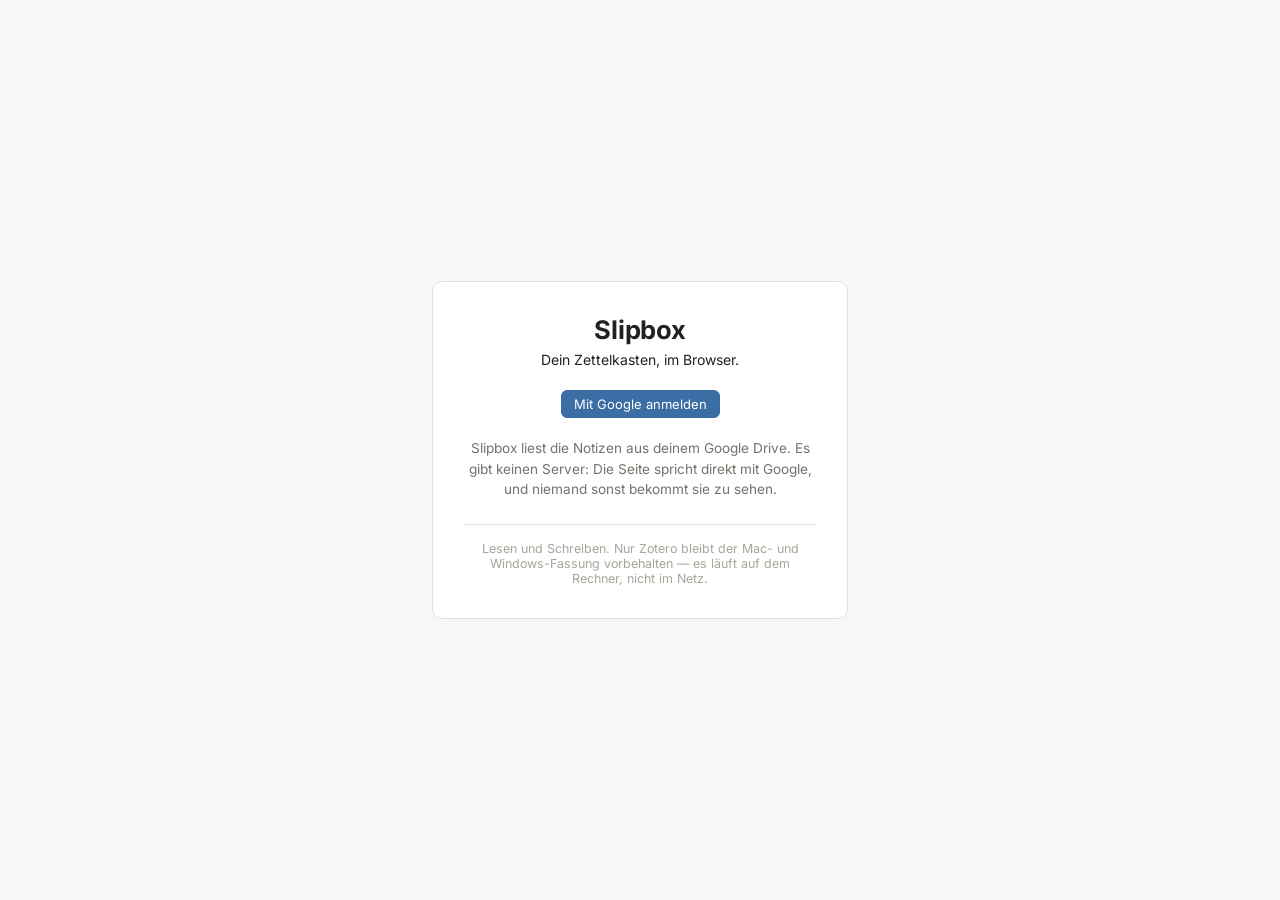
<file: index.html>
<!doctype html>
<html lang="de">
  <head>
    <meta charset="UTF-8" />
    <meta name="viewport" content="width=device-width, initial-scale=1.0, viewport-fit=cover" />
    <!--
      Enger gefasst als noetig, aber nicht enger als moeglich: Skripte nur von
      hier und von Googles Anmeldung, Netzverkehr nur zu Googles Drive- und
      Anmeldeadressen. Damit kann die Seite ihre Notizen nirgendwo sonst
      hinschicken, auch nicht versehentlich.
    -->
    <meta
      http-equiv="Content-Security-Policy"
      content="default-src 'self';
               script-src 'self' https://accounts.google.com;
               connect-src 'self' https://www.googleapis.com https://accounts.google.com;
               style-src 'self' 'unsafe-inline' https://accounts.google.com;
               img-src 'self' data: blob:;
               font-src 'self' data:;
               frame-src https://accounts.google.com;
               base-uri 'none';
               object-src 'none'"
    />
    <title>Slipbox</title>
    <script type="module" crossorigin src="./assets/index-DeGBOTOk.js"></script>
    <link rel="modulepreload" crossorigin href="./assets/fassung-B793aGSj.js">
    <link rel="stylesheet" crossorigin href="./assets/index-BAlgGQao.css">
  </head>
  <body>
    <div id="root"></div>
  </body>
</html>
</file>
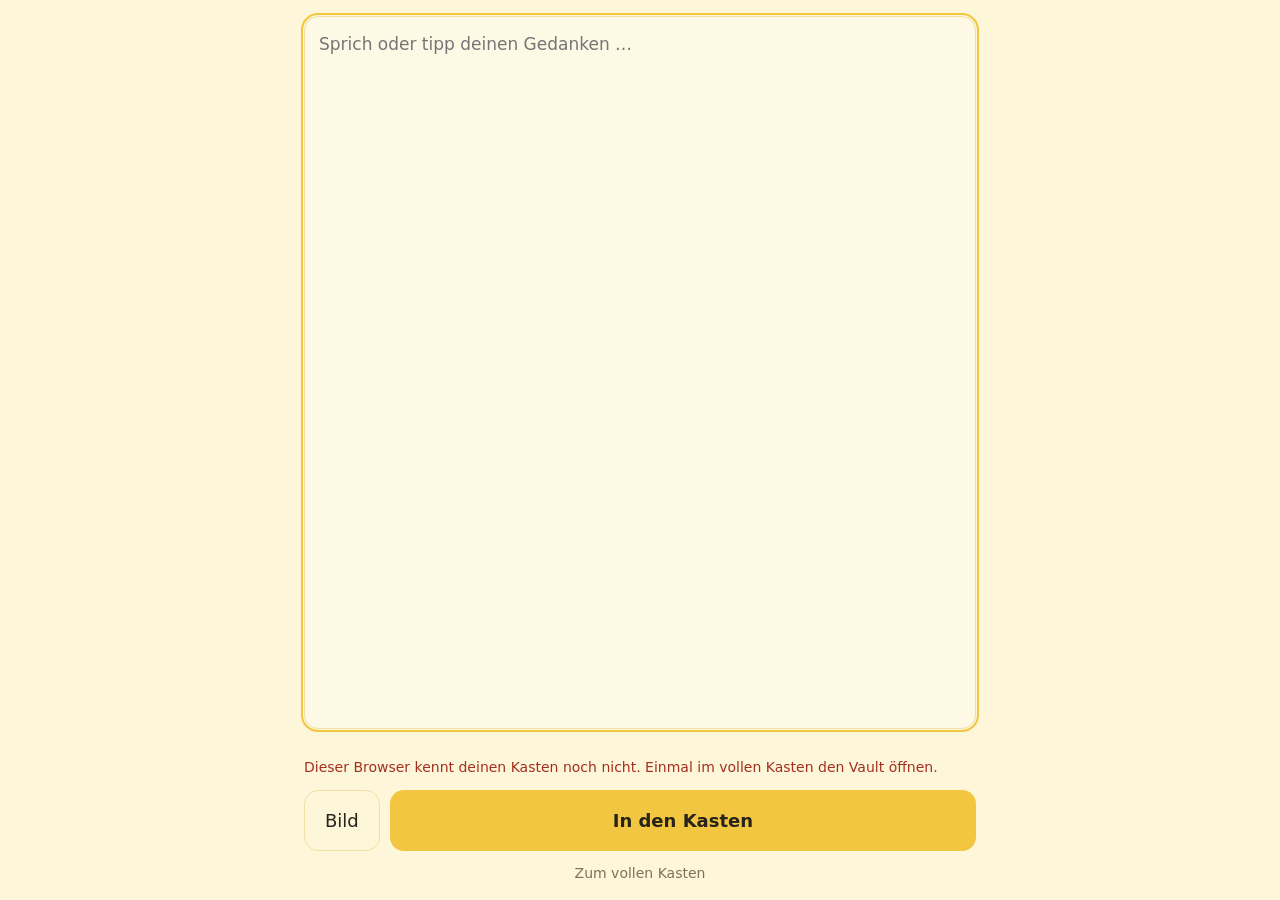
<file: zettel.html>
<!doctype html>
<html lang="de">
  <head>
    <meta charset="UTF-8" />
    <meta name="viewport" content="width=device-width, initial-scale=1.0, viewport-fit=cover" />
    <meta
      http-equiv="Content-Security-Policy"
      content="default-src 'self';
               script-src 'self' https://accounts.google.com;
               connect-src 'self' https://www.googleapis.com https://accounts.google.com;
               style-src 'self' 'unsafe-inline' https://accounts.google.com;
               img-src 'self' data: blob:;
               font-src 'self' data:;
               frame-src https://accounts.google.com;
               base-uri 'none';
               object-src 'none'"
    />
    <!-- Vom Home-Bildschirm aus ohne Browserleiste, wie eine App. -->
    <meta name="apple-mobile-web-app-capable" content="yes" />
    <meta name="apple-mobile-web-app-status-bar-style" content="default" />
    <meta name="apple-mobile-web-app-title" content="Zettel" />
    <meta name="theme-color" content="#f2c640" />
    <!-- iOS nimmt dieses Bild fuer den Home-Bildschirm, Chrome und Edge das
         Manifest fuer "Als App installieren". -->
    <link rel="apple-touch-icon" href="./icons/zettel-180.png" />
    <link rel="icon" type="image/png" sizes="192x192" href="./icons/zettel-192.png" />
    <link rel="manifest" href="./zettel.webmanifest" />
    <title>Zettel</title>
    <script type="module" crossorigin src="./assets/zettel-68Ot3pW1.js"></script>
    <link rel="modulepreload" crossorigin href="./assets/fassung-B793aGSj.js">
    <link rel="stylesheet" crossorigin href="./assets/zettel-BLCtVHkw.css">
  </head>
  <body>
    <main class="zettel">
      <textarea
        id="feld"
        class="zettel__feld"
        placeholder="Sprich oder tipp deinen Gedanken …"
        autocapitalize="sentences"
        autocomplete="off"
        spellcheck="true"
      ></textarea>
      <div id="bilder" class="zettel__bilder" hidden></div>
      <p id="stand" class="zettel__stand" role="status" aria-live="polite"></p>
      <div class="zettel__reihe">
        <button id="bild" class="zettel__nebenknopf" type="button">Bild</button>
        <button id="ab" class="zettel__knopf" type="button">In den Kasten</button>
      </div>
      <!-- Ohne `capture`: iOS bietet dann Fotomediathek, Kamera und Dateien
           zur Wahl. Mit `capture` gaebe es nur die Kamera — und ein
           Bildschirmfoto waere nicht mehr erreichbar. -->
      <input id="datei" class="zettel__datei" type="file" accept="image/*" multiple />
      <a id="voll" class="zettel__voll" href="./index.html">Zum vollen Kasten</a>
    </main>
  </body>
</html>
</file>
<file: assets/index-BAlgGQao.css>
@font-face{font-family:Inter;font-style:normal;font-display:swap;font-weight:400;src:url(./inter-cyrillic-ext-400-normal-BQZuk6qB.woff2) format("woff2"),url(./inter-cyrillic-ext-400-normal-DQukG94-.woff) format("woff");unicode-range:U+0460-052F,U+1C80-1C8A,U+20B4,U+2DE0-2DFF,U+A640-A69F,U+FE2E-FE2F}@font-face{font-family:Inter;font-style:normal;font-display:swap;font-weight:400;src:url(./inter-cyrillic-400-normal-obahsSVq.woff2) format("woff2"),url(./inter-cyrillic-400-normal-HOLc17fK.woff) format("woff");unicode-range:U+0301,U+0400-045F,U+0490-0491,U+04B0-04B1,U+2116}@font-face{font-family:Inter;font-style:normal;font-display:swap;font-weight:400;src:url(./inter-greek-ext-400-normal-DGGRlc-M.woff2) format("woff2"),url(./inter-greek-ext-400-normal-KugGGMne.woff) format("woff");unicode-range:U+1F00-1FFF}@font-face{font-family:Inter;font-style:normal;font-display:swap;font-weight:400;src:url(./inter-greek-400-normal-B4URO6DV.woff2) format("woff2"),url(./inter-greek-400-normal-q2sYcFCs.woff) format("woff");unicode-range:U+0370-0377,U+037A-037F,U+0384-038A,U+038C,U+038E-03A1,U+03A3-03FF}@font-face{font-family:Inter;font-style:normal;font-display:swap;font-weight:400;src:url(./inter-vietnamese-400-normal-DMkecbls.woff2) format("woff2"),url(./inter-vietnamese-400-normal-Bbgyi5SW.woff) format("woff");unicode-range:U+0102-0103,U+0110-0111,U+0128-0129,U+0168-0169,U+01A0-01A1,U+01AF-01B0,U+0300-0301,U+0303-0304,U+0308-0309,U+0323,U+0329,U+1EA0-1EF9,U+20AB}@font-face{font-family:Inter;font-style:normal;font-display:swap;font-weight:400;src:url(./inter-latin-ext-400-normal-C1nco2VV.woff2) format("woff2"),url(./inter-latin-ext-400-normal-77YHD8bZ.woff) format("woff");unicode-range:U+0100-02BA,U+02BD-02C5,U+02C7-02CC,U+02CE-02D7,U+02DD-02FF,U+0304,U+0308,U+0329,U+1D00-1DBF,U+1E00-1E9F,U+1EF2-1EFF,U+2020,U+20A0-20AB,U+20AD-20C0,U+2113,U+2C60-2C7F,U+A720-A7FF}@font-face{font-family:Inter;font-style:normal;font-display:swap;font-weight:400;src:url(./inter-latin-400-normal-C38fXH4l.woff2) format("woff2"),url(./inter-latin-400-normal-CyCys3Eg.woff) format("woff");unicode-range:U+0000-00FF,U+0131,U+0152-0153,U+02BB-02BC,U+02C6,U+02DA,U+02DC,U+0304,U+0308,U+0329,U+2000-206F,U+20AC,U+2122,U+2191,U+2193,U+2212,U+2215,U+FEFF,U+FFFD}@font-face{font-family:Inter;font-style:italic;font-display:swap;font-weight:400;src:url(./inter-cyrillic-ext-400-italic-CsfrDhJx.woff2) format("woff2"),url(./inter-cyrillic-ext-400-italic-xTUDxVF8.woff) format("woff");unicode-range:U+0460-052F,U+1C80-1C8A,U+20B4,U+2DE0-2DFF,U+A640-A69F,U+FE2E-FE2F}@font-face{font-family:Inter;font-style:italic;font-display:swap;font-weight:400;src:url(./inter-cyrillic-400-italic-CIUtULAL.woff2) format("woff2"),url(./inter-cyrillic-400-italic-DsJ3McxZ.woff) format("woff");unicode-range:U+0301,U+0400-045F,U+0490-0491,U+04B0-04B1,U+2116}@font-face{font-family:Inter;font-style:italic;font-display:swap;font-weight:400;src:url(./inter-greek-ext-400-italic-DgljI1UR.woff2) format("woff2"),url(./inter-greek-ext-400-italic-ByZcx49q.woff) format("woff");unicode-range:U+1F00-1FFF}@font-face{font-family:Inter;font-style:italic;font-display:swap;font-weight:400;src:url(./inter-greek-400-italic-SVIaMW7s.woff2) format("woff2"),url(./inter-greek-400-italic-C1OpWafJ.woff) format("woff");unicode-range:U+0370-0377,U+037A-037F,U+0384-038A,U+038C,U+038E-03A1,U+03A3-03FF}@font-face{font-family:Inter;font-style:italic;font-display:swap;font-weight:400;src:url(./inter-vietnamese-400-italic-Ceaj4WUo.woff2) format("woff2"),url(./inter-vietnamese-400-italic-E-DnQMHp.woff) format("woff");unicode-range:U+0102-0103,U+0110-0111,U+0128-0129,U+0168-0169,U+01A0-01A1,U+01AF-01B0,U+0300-0301,U+0303-0304,U+0308-0309,U+0323,U+0329,U+1EA0-1EF9,U+20AB}@font-face{font-family:Inter;font-style:italic;font-display:swap;font-weight:400;src:url(./inter-latin-ext-400-italic-CGFCRmTM.woff2) format("woff2"),url(./inter-latin-ext-400-italic-DpQ6ZOoA.woff) format("woff");unicode-range:U+0100-02BA,U+02BD-02C5,U+02C7-02CC,U+02CE-02D7,U+02DD-02FF,U+0304,U+0308,U+0329,U+1D00-1DBF,U+1E00-1E9F,U+1EF2-1EFF,U+2020,U+20A0-20AB,U+20AD-20C0,U+2113,U+2C60-2C7F,U+A720-A7FF}@font-face{font-family:Inter;font-style:italic;font-display:swap;font-weight:400;src:url(./inter-latin-400-italic-D1l0FflY.woff2) format("woff2"),url(./inter-latin-400-italic-BmFrN47l.woff) format("woff");unicode-range:U+0000-00FF,U+0131,U+0152-0153,U+02BB-02BC,U+02C6,U+02DA,U+02DC,U+0304,U+0308,U+0329,U+2000-206F,U+20AC,U+2122,U+2191,U+2193,U+2212,U+2215,U+FEFF,U+FFFD}@font-face{font-family:Inter;font-style:normal;font-display:swap;font-weight:700;src:url(./inter-cyrillic-ext-700-normal-BjwYoWNd.woff2) format("woff2"),url(./inter-cyrillic-ext-700-normal-LO58E6JB.woff) format("woff");unicode-range:U+0460-052F,U+1C80-1C8A,U+20B4,U+2DE0-2DFF,U+A640-A69F,U+FE2E-FE2F}@font-face{font-family:Inter;font-style:normal;font-display:swap;font-weight:700;src:url(./inter-cyrillic-700-normal-CjBOestx.woff2) format("woff2"),url(./inter-cyrillic-700-normal-DrXBdSj3.woff) format("woff");unicode-range:U+0301,U+0400-045F,U+0490-0491,U+04B0-04B1,U+2116}@font-face{font-family:Inter;font-style:normal;font-display:swap;font-weight:700;src:url(./inter-greek-ext-700-normal-qfdV9bQt.woff2) format("woff2"),url(./inter-greek-ext-700-normal-BoQ6DsYi.woff) format("woff");unicode-range:U+1F00-1FFF}@font-face{font-family:Inter;font-style:normal;font-display:swap;font-weight:700;src:url(./inter-greek-700-normal-C3JjAnD8.woff2) format("woff2"),url(./inter-greek-700-normal-BUv2fZ6O.woff) format("woff");unicode-range:U+0370-0377,U+037A-037F,U+0384-038A,U+038C,U+038E-03A1,U+03A3-03FF}@font-face{font-family:Inter;font-style:normal;font-display:swap;font-weight:700;src:url(./inter-vietnamese-700-normal-DlLaEgI2.woff2) format("woff2"),url(./inter-vietnamese-700-normal-BZaoP0fm.woff) format("woff");unicode-range:U+0102-0103,U+0110-0111,U+0128-0129,U+0168-0169,U+01A0-01A1,U+01AF-01B0,U+0300-0301,U+0303-0304,U+0308-0309,U+0323,U+0329,U+1EA0-1EF9,U+20AB}@font-face{font-family:Inter;font-style:normal;font-display:swap;font-weight:700;src:url(./inter-latin-ext-700-normal-Ca8adRJv.woff2) format("woff2"),url(./inter-latin-ext-700-normal-TidjK2hL.woff) format("woff");unicode-range:U+0100-02BA,U+02BD-02C5,U+02C7-02CC,U+02CE-02D7,U+02DD-02FF,U+0304,U+0308,U+0329,U+1D00-1DBF,U+1E00-1E9F,U+1EF2-1EFF,U+2020,U+20A0-20AB,U+20AD-20C0,U+2113,U+2C60-2C7F,U+A720-A7FF}@font-face{font-family:Inter;font-style:normal;font-display:swap;font-weight:700;src:url(./inter-latin-700-normal-Yt3aPRUw.woff2) format("woff2"),url(./inter-latin-700-normal-BLAVimhd.woff) format("woff");unicode-range:U+0000-00FF,U+0131,U+0152-0153,U+02BB-02BC,U+02C6,U+02DA,U+02DC,U+0304,U+0308,U+0329,U+2000-206F,U+20AC,U+2122,U+2191,U+2193,U+2212,U+2215,U+FEFF,U+FFFD}@font-face{font-family:JetBrains Mono;font-style:normal;font-display:swap;font-weight:400;src:url([data-uri]) format("woff2"),url([data-uri]) format("woff");unicode-range:U+0460-052F,U+1C80-1C8A,U+20B4,U+2DE0-2DFF,U+A640-A69F,U+FE2E-FE2F}@font-face{font-family:JetBrains Mono;font-style:normal;font-display:swap;font-weight:400;src:url(./jetbrains-mono-cyrillic-400-normal-BEIGL1Tu.woff2) format("woff2"),url(./jetbrains-mono-cyrillic-400-normal-ugxPyKxw.woff) format("woff");unicode-range:U+0301,U+0400-045F,U+0490-0491,U+04B0-04B1,U+2116}@font-face{font-family:JetBrains Mono;font-style:normal;font-display:swap;font-weight:400;src:url(./jetbrains-mono-greek-400-normal-C190GLew.woff2) format("woff2"),url(./jetbrains-mono-greek-400-normal-B9oWc5Lo.woff) format("woff");unicode-range:U+0370-0377,U+037A-037F,U+0384-038A,U+038C,U+038E-03A1,U+03A3-03FF}@font-face{font-family:JetBrains Mono;font-style:normal;font-display:swap;font-weight:400;src:url([data-uri]) format("woff2"),url(./jetbrains-mono-vietnamese-400-normal-CqNFfHCs.woff) format("woff");unicode-range:U+0102-0103,U+0110-0111,U+0128-0129,U+0168-0169,U+01A0-01A1,U+01AF-01B0,U+0300-0301,U+0303-0304,U+0308-0309,U+0323,U+0329,U+1EA0-1EF9,U+20AB}@font-face{font-family:JetBrains Mono;font-style:normal;font-display:swap;font-weight:400;src:url(./jetbrains-mono-latin-ext-400-normal-Bc8Ftmh3.woff2) format("woff2"),url(./jetbrains-mono-latin-ext-400-normal-fXTG6kC5.woff) format("woff");unicode-range:U+0100-02BA,U+02BD-02C5,U+02C7-02CC,U+02CE-02D7,U+02DD-02FF,U+0304,U+0308,U+0329,U+1D00-1DBF,U+1E00-1E9F,U+1EF2-1EFF,U+2020,U+20A0-20AB,U+20AD-20C0,U+2113,U+2C60-2C7F,U+A720-A7FF}@font-face{font-family:JetBrains Mono;font-style:normal;font-display:swap;font-weight:400;src:url(./jetbrains-mono-latin-400-normal-V6pRDFza.woff2) format("woff2"),url(./jetbrains-mono-latin-400-normal-6-qcROiO.woff) format("woff");unicode-range:U+0000-00FF,U+0131,U+0152-0153,U+02BB-02BC,U+02C6,U+02DA,U+02DC,U+0304,U+0308,U+0329,U+2000-206F,U+20AC,U+2122,U+2191,U+2193,U+2212,U+2215,U+FEFF,U+FFFD}@font-face{font-family:JetBrains Mono;font-style:italic;font-display:swap;font-weight:400;src:url([data-uri]) format("woff2"),url([data-uri]) format("woff");unicode-range:U+0460-052F,U+1C80-1C8A,U+20B4,U+2DE0-2DFF,U+A640-A69F,U+FE2E-FE2F}@font-face{font-family:JetBrains Mono;font-style:italic;font-display:swap;font-weight:400;src:url(./jetbrains-mono-cyrillic-400-italic-siMXSBys.woff2) format("woff2"),url(./jetbrains-mono-cyrillic-400-italic-BbxLfjK2.woff) format("woff");unicode-range:U+0301,U+0400-045F,U+0490-0491,U+04B0-04B1,U+2116}@font-face{font-family:JetBrains Mono;font-style:italic;font-display:swap;font-weight:400;src:url(./jetbrains-mono-greek-400-italic-B0kO-FxT.woff2) format("woff2"),url(./jetbrains-mono-greek-400-italic-Bzx3k2K9.woff) format("woff");unicode-range:U+0370-0377,U+037A-037F,U+0384-038A,U+038C,U+038E-03A1,U+03A3-03FF}@font-face{font-family:JetBrains Mono;font-style:italic;font-display:swap;font-weight:400;src:url(./jetbrains-mono-vietnamese-400-italic-BfTi70Mo.woff2) format("woff2"),url(./jetbrains-mono-vietnamese-400-italic-DqGlp6Vg.woff) format("woff");unicode-range:U+0102-0103,U+0110-0111,U+0128-0129,U+0168-0169,U+01A0-01A1,U+01AF-01B0,U+0300-0301,U+0303-0304,U+0308-0309,U+0323,U+0329,U+1EA0-1EF9,U+20AB}@font-face{font-family:JetBrains Mono;font-style:italic;font-display:swap;font-weight:400;src:url(./jetbrains-mono-latin-ext-400-italic-Dq8STqJy.woff2) format("woff2"),url(./jetbrains-mono-latin-ext-400-italic-D-4btGoW.woff) format("woff");unicode-range:U+0100-02BA,U+02BD-02C5,U+02C7-02CC,U+02CE-02D7,U+02DD-02FF,U+0304,U+0308,U+0329,U+1D00-1DBF,U+1E00-1E9F,U+1EF2-1EFF,U+2020,U+20A0-20AB,U+20AD-20C0,U+2113,U+2C60-2C7F,U+A720-A7FF}@font-face{font-family:JetBrains Mono;font-style:italic;font-display:swap;font-weight:400;src:url(./jetbrains-mono-latin-400-italic-B9rkokqX.woff2) format("woff2"),url(./jetbrains-mono-latin-400-italic-Bkkwkp6n.woff) format("woff");unicode-range:U+0000-00FF,U+0131,U+0152-0153,U+02BB-02BC,U+02C6,U+02DA,U+02DC,U+0304,U+0308,U+0329,U+2000-206F,U+20AC,U+2122,U+2191,U+2193,U+2212,U+2215,U+FEFF,U+FFFD}@font-face{font-family:JetBrains Mono;font-style:normal;font-display:swap;font-weight:700;src:url([data-uri]) format("woff2"),url([data-uri]) format("woff");unicode-range:U+0460-052F,U+1C80-1C8A,U+20B4,U+2DE0-2DFF,U+A640-A69F,U+FE2E-FE2F}@font-face{font-family:JetBrains Mono;font-style:normal;font-display:swap;font-weight:700;src:url(./jetbrains-mono-cyrillic-700-normal-BWTpRfYl.woff2) format("woff2"),url(./jetbrains-mono-cyrillic-700-normal-CEoEElIJ.woff) format("woff");unicode-range:U+0301,U+0400-045F,U+0490-0491,U+04B0-04B1,U+2116}@font-face{font-family:JetBrains Mono;font-style:normal;font-display:swap;font-weight:700;src:url(./jetbrains-mono-greek-700-normal-C6CZE3T8.woff2) format("woff2"),url(./jetbrains-mono-greek-700-normal-DEigVDxa.woff) format("woff");unicode-range:U+0370-0377,U+037A-037F,U+0384-038A,U+038C,U+038E-03A1,U+03A3-03FF}@font-face{font-family:JetBrains Mono;font-style:normal;font-display:swap;font-weight:700;src:url([data-uri]) format("woff2"),url(./jetbrains-mono-vietnamese-700-normal-BDLVIk2r.woff) format("woff");unicode-range:U+0102-0103,U+0110-0111,U+0128-0129,U+0168-0169,U+01A0-01A1,U+01AF-01B0,U+0300-0301,U+0303-0304,U+0308-0309,U+0323,U+0329,U+1EA0-1EF9,U+20AB}@font-face{font-family:JetBrains Mono;font-style:normal;font-display:swap;font-weight:700;src:url(./jetbrains-mono-latin-ext-700-normal-CZipNAKV.woff2) format("woff2"),url(./jetbrains-mono-latin-ext-700-normal-CxPITLHs.woff) format("woff");unicode-range:U+0100-02BA,U+02BD-02C5,U+02C7-02CC,U+02CE-02D7,U+02DD-02FF,U+0304,U+0308,U+0329,U+1D00-1DBF,U+1E00-1E9F,U+1EF2-1EFF,U+2020,U+20A0-20AB,U+20AD-20C0,U+2113,U+2C60-2C7F,U+A720-A7FF}@font-face{font-family:JetBrains Mono;font-style:normal;font-display:swap;font-weight:700;src:url(./jetbrains-mono-latin-700-normal-BYuf6tUa.woff2) format("woff2"),url(./jetbrains-mono-latin-700-normal-D3wTyLJW.woff) format("woff");unicode-range:U+0000-00FF,U+0131,U+0152-0153,U+02BB-02BC,U+02C6,U+02DA,U+02DC,U+0304,U+0308,U+0329,U+2000-206F,U+20AC,U+2122,U+2191,U+2193,U+2212,U+2215,U+FEFF,U+FFFD}:root{--bg: #f7f7f5;--bg-pane: #ffffff;--bg-sunken: #f0efec;--border: #e2e0da;--text: #22211e;--text-dim: #75726b;--text-faint: #a8a49b;--accent: #3b6ea5;--dot-saved: #57a05a;--dot-dirty: #d9a441;--dot-error: #c2503c;--citekey: #8a5a9e;--radius: 6px;--font-ui: "Inter", -apple-system, BlinkMacSystemFont, "Segoe UI", Roboto, sans-serif;--font-mono: "JetBrains Mono", ui-monospace, SFMono-Regular, Menlo, monospace}@media(prefers-color-scheme:dark){:root:not([data-theme=light]){--bg: #1c1c1a;--bg-pane: #232321;--bg-sunken: #191918;--border: #34342f;--text: #e6e4de;--text-dim: #9a968d;--text-faint: #6b675f;--accent: #7ea8d8;--dot-saved: #6fbf73;--dot-dirty: #e0b45c;--dot-error: #e0705c;--citekey: #b990cc}}:root[data-theme=dark]{--bg: #1c1c1a;--bg-pane: #232321;--bg-sunken: #191918;--border: #34342f;--text: #e6e4de;--text-dim: #9a968d;--text-faint: #6b675f;--accent: #7ea8d8;--dot-saved: #6fbf73;--dot-dirty: #e0b45c;--dot-error: #e0705c;--citekey: #b990cc}*{box-sizing:border-box}html,body,#root{height:100%;margin:0}body{background:var(--bg);color:var(--text);font-family:var(--font-ui);font-size:14px;-webkit-font-smoothing:antialiased}.app{display:flex;flex-direction:column;height:100%}.app__omnibar{flex:0 0 auto;padding:10px 12px 10px 92px;border-bottom:1px solid var(--border);background:var(--bg-pane);-webkit-app-region:drag}.app__body{flex:1 1 auto;display:grid;grid-template-columns:280px 1fr 260px;min-height:0}.app__body--no-right{grid-template-columns:280px 1fr}.pane{min-width:0;min-height:0;overflow-y:auto}.pane--list{background:var(--bg-sunken);border-right:1px solid var(--border)}.pane--editor{background:var(--bg-pane);display:flex;flex-direction:column}.pane--side{background:var(--bg-sunken);border-left:1px solid var(--border)}.omnibar__input{-webkit-app-region:no-drag;width:100%;padding:7px 11px;border:1px solid var(--border);border-radius:var(--radius);background:var(--bg);color:var(--text);font-family:var(--font-ui);font-size:14px}.omnibar__input:focus{outline:none;border-color:var(--accent)}.omnibar__input::placeholder{color:var(--text-faint)}.panel{padding:14px 16px;border-bottom:1px solid var(--border)}.panel__title{margin:0 0 8px;font-size:11px;font-weight:600;letter-spacing:.06em;text-transform:uppercase;color:var(--text-dim)}.placeholder{margin:0;padding:14px 16px;color:var(--text-faint);font-size:13px}.panel .placeholder{padding:0}.chips{display:flex;flex-wrap:wrap;gap:6px;padding:10px 12px;border-bottom:1px solid var(--border)}.chip{padding:3px 9px;border:1px solid var(--border);border-radius:999px;background:var(--bg-pane);color:var(--text-dim);font:inherit;font-size:12px;cursor:pointer}.chip:hover{color:var(--text);border-color:var(--accent)}.editor{display:flex;flex-direction:column;min-height:0;flex:1 1 auto}.editor__header{display:flex;align-items:baseline;gap:10px;padding:12px 24px;border-bottom:1px solid var(--border)}.editor__title{font-weight:600}.editor__id{color:var(--text-faint);font-family:var(--font-mono);font-size:11px}.editor__surface{flex:1 1 auto;min-height:0;overflow:auto}.editor__surface .cm-editor{height:100%;background:transparent;color:var(--text)}.editor__surface .cm-editor.cm-focused{outline:none}.editor__surface .cm-scroller{font-family:inherit;font-size:inherit;line-height:1.7;padding:18px 24px}.editor__surface .cm-slipbox-link,.editor__surface .cm-slipbox-citekey,.editor__surface .cm-md-mono,.editor__surface .cm-md-code{font-family:var(--editor-mono);font-size:.92em}.editor__surface .cm-content{caret-color:var(--accent);max-width:70ch}.editor__surface .cm-activeLine{background:transparent}.notelist{list-style:none;margin:0;padding:0}.notelist__empty{padding:14px 16px}.notelist__empty .placeholder{padding:0 0 10px}.button{padding:5px 12px;border:1px solid var(--border);border-radius:var(--radius);background:var(--bg-pane);color:var(--text);font:inherit;font-size:13px;cursor:pointer}.button:hover{border-color:var(--accent);color:var(--accent)}.noterow{display:grid;grid-template-columns:1fr;gap:1px;width:100%;padding:9px 16px;border:0;border-bottom:1px solid var(--border);border-left:2px solid transparent;background:transparent;color:inherit;font:inherit;text-align:left;cursor:pointer}.noterow:hover{background:var(--bg-pane)}.noterow--active{background:var(--bg-pane);border-left-color:var(--accent)}.noterow__title{font-weight:600;overflow:hidden;text-overflow:ellipsis;white-space:nowrap}.noterow__id{color:var(--text-faint);font-family:var(--font-mono);font-size:10px;letter-spacing:.02em}.noterow--active .noterow__id{color:var(--accent)}.noterow__preview{color:var(--text-dim);font-size:12px;overflow:hidden;text-overflow:ellipsis;white-space:nowrap}.visually-hidden{position:absolute;width:1px;height:1px;padding:0;margin:-1px;overflow:hidden;clip-path:inset(50%);white-space:nowrap}.saveindicator{display:inline-flex;align-items:center;gap:6px}.saveindicator__dot{width:7px;height:7px;border-radius:50%;background:var(--dot-saved);transition:background .12s ease}.saveindicator__dot--dirty,.saveindicator__dot--saving{background:var(--dot-dirty)}.saveindicator__dot--error{background:var(--dot-error)}.saveindicator__error{color:var(--dot-error);font-size:12px}.omnibar{position:relative}.omnibar__count{position:absolute;right:11px;top:50%;transform:translateY(-50%);color:var(--text-faint);font-size:11px;pointer-events:none}.omnibar__input{padding-right:84px}kbd{padding:1px 5px;border:1px solid var(--border);border-radius:3px;background:var(--bg-pane);font-family:var(--font-mono);font-size:11px}.cm-slipbox-link{color:var(--accent);text-decoration:underline;text-underline-offset:3px;cursor:pointer}.cm-slipbox-citekey{color:var(--citekey);text-decoration:underline;text-underline-offset:3px;cursor:pointer}.cm-slipbox-tooltip{padding:4px 9px;border:1px solid var(--border);border-radius:var(--radius);background:var(--bg-pane);color:var(--text);font-family:var(--font-ui);font-size:12px;white-space:nowrap;box-shadow:0 2px 8px #0000001f}.cm-tooltip{border:0;background:transparent}.panel__count{margin-left:6px;color:var(--text-faint);font-weight:400}.backlinks{list-style:none;margin:0;padding:0}.backlink{display:block;width:100%;padding:6px 0;border:0;background:transparent;color:inherit;font:inherit;text-align:left;cursor:pointer}.backlink__title{display:block;font-size:13px}.backlink:hover .backlink__title{color:var(--accent)}.backlink__context{display:block;margin-top:1px;overflow:hidden;color:var(--text-faint);font-size:11px;text-overflow:ellipsis;white-space:nowrap}.vaultbar{display:flex;align-items:baseline;gap:8px;padding:8px 16px;border-bottom:1px solid var(--border)}.vaultbar__name{flex:1 1 auto;overflow:hidden;color:var(--text-dim);font-size:11px;text-overflow:ellipsis;white-space:nowrap}.vaultbar__switch{flex:0 0 auto;padding:0;border:0;background:transparent;color:var(--accent);font:inherit;font-size:11px;cursor:pointer}.vaultbar__switch:hover{text-decoration:underline}.editor__header{flex-wrap:wrap}.editor__title{padding:0;border:0;background:transparent;color:inherit;font:inherit;font-weight:600;text-align:left;cursor:text}.editor__titleinput{flex:1 1 240px;padding:2px 6px;border:1px solid var(--accent);border-radius:4px;background:var(--bg);color:var(--text);font:inherit;font-weight:600}.editor__action{margin-left:auto;padding:0;border:0;background:transparent;color:var(--text-faint);font:inherit;font-size:11px;cursor:pointer}.editor__action+.editor__action{margin-left:12px}.editor__action:hover{color:var(--accent)}.taglist{list-style:none;margin:0;padding:0}.tagrow{display:flex;align-items:baseline;gap:8px;width:100%;padding:3px 0;border:0;background:transparent;color:var(--text-dim);font:inherit;font-size:12px;text-align:left;cursor:pointer}.tagrow:hover{color:var(--accent)}.tagrow--active{color:var(--accent);font-weight:600}.tagrow__name{flex:1 1 auto;overflow:hidden;text-overflow:ellipsis;white-space:nowrap}.tagrow__count{flex:0 0 auto;color:var(--text-faint);font-size:10px;font-variant-numeric:tabular-nums}.chip--active{border-color:var(--accent);color:var(--accent)}.chip--input{min-width:80px;max-width:160px;color:var(--text)}.editor__folder{max-width:200px;padding:1px 4px;border:1px solid transparent;border-radius:4px;background:transparent;color:var(--text-faint);font:inherit;font-size:11px;cursor:pointer}.editor__folder:hover{border-color:var(--border);color:var(--text-dim)}.chips__hint{align-self:center;color:var(--text-faint);font-size:11px}.editor__folderinput{max-width:220px;padding:1px 5px;border:1px solid var(--accent);border-radius:4px;background:var(--bg);color:var(--text);font:inherit;font-size:11px}.cm-md-strong{font-weight:700}.cm-md-em{font-style:italic}.cm-md-strike{text-decoration:line-through;color:var(--text-dim)}.cm-md-code{padding:1px 4px;border-radius:3px;background:var(--bg-sunken);color:var(--accent)}.cm-md-h1,.cm-md-h2,.cm-md-h3,.cm-md-h4,.cm-md-h5,.cm-md-h6{font-weight:700;line-height:1.3}.cm-md-h1{font-size:1.55em}.cm-md-h2{font-size:1.32em}.cm-md-h3{font-size:1.16em}.cm-md-h4{font-size:1.06em}.cm-md-h5,.cm-md-h6{font-size:1em;color:var(--text-dim)}.vaultbar__progress{flex:0 0 auto;color:var(--text-faint);font-family:var(--font-mono);font-size:10px;font-variant-numeric:tabular-nums}.vaultbar__progress--zaeh{color:var(--dot-dirty)}.vaultbar__paused{flex:0 0 auto;padding:0;border:0;background:transparent;color:var(--dot-dirty);font:inherit;font-size:10px;cursor:pointer}.vaultbar__paused:hover{text-decoration:underline}.modal{position:fixed;inset:0;z-index:50;display:flex;align-items:center;justify-content:center;padding:24px;background:#00000047}.modal__box{display:flex;flex-direction:column;gap:14px;max-width:860px;max-height:84vh;padding:22px 24px;border:1px solid var(--border);border-radius:10px;background:var(--bg-pane);box-shadow:0 12px 40px #00000038}.modal__title{margin:0;font-size:15px}.modal__text{margin:0;color:var(--text-dim);font-size:13px;line-height:1.5}.modal__aktionen{display:flex;flex-wrap:wrap;gap:8px}.button--still{margin-left:auto;border-color:transparent;color:var(--text-dim)}.diff{min-height:0;overflow:auto;border:1px solid var(--border);border-radius:var(--radius)}.diff__kopf,.diff__zeile{display:grid;grid-template-columns:1fr 1fr;gap:1px}.diff__kopf{position:sticky;top:0;background:var(--bg-sunken);border-bottom:1px solid var(--border)}.diff__kopf span{padding:5px 10px;color:var(--text-dim);font-size:11px;font-weight:600}.diff__rumpf{font-family:var(--font-mono);font-size:11px;line-height:1.55}.diff__seite{padding:1px 10px;overflow-wrap:anywhere;white-space:pre-wrap}.diff__zeile--gleich .diff__seite{color:var(--text-faint)}.diff__zeile--geaendert .diff__seite:first-child,.diff__zeile--nur-links .diff__seite:first-child{background:color-mix(in srgb,var(--dot-error) 14%,transparent)}.diff__zeile--geaendert .diff__seite:last-child,.diff__zeile--nur-rechts .diff__seite:last-child{background:color-mix(in srgb,var(--dot-saved) 16%,transparent)}.prefs{width:560px;max-width:100%;overflow-y:auto;gap:12px}.prefs__gruppe{margin:0;padding:10px 12px;border:1px solid var(--border);border-radius:var(--radius)}.prefs__gruppe legend{padding:0 5px;color:var(--text-dim);font-size:11px;font-weight:600}.prefs__radio{display:flex;gap:8px;align-items:flex-start;padding:3px 0;font-size:13px;cursor:pointer}.prefs__zeile{display:grid;grid-template-columns:1fr 220px;gap:12px;align-items:center;font-size:13px}.prefs__zeile--hoch{align-items:start}.prefs__zeile--schalter{display:flex;gap:9px;align-items:center;cursor:pointer}.prefs__zeile input[type=text],.prefs__zeile input[type=number],.prefs__zeile select,.prefs__zeile textarea{padding:4px 7px;border:1px solid var(--border);border-radius:4px;background:var(--bg);color:var(--text);font:inherit;font-size:12px}.prefs__zeile textarea{font-family:var(--font-mono);resize:vertical}.prefs__ort{margin:0;color:var(--text-faint);font-size:11px}.cm-slipbox-url{color:var(--accent);text-decoration:underline;text-underline-offset:3px;cursor:pointer;font-family:var(--editor-mono);font-size:.92em}.chip--sichern{border-style:dashed;color:var(--text-faint)}.chip--sichern:hover{border-style:solid;border-color:var(--accent);color:var(--accent)}.omnibar__clear{position:absolute;right:8px;top:50%;transform:translateY(-50%);width:20px;height:20px;padding:0;border:0;border-radius:50%;background:transparent;color:var(--text-faint);font-size:15px;line-height:1;cursor:pointer}.omnibar__clear:hover{background:var(--bg-sunken);color:var(--text)}.omnibar__input{padding-right:112px}.omnibar__count{right:34px}.cm-slipbox-bild{display:inline-block;max-width:100%;vertical-align:top}.cm-slipbox-bild img{display:block;max-width:100%;max-height:420px;margin:4px 0;border:1px solid var(--border);border-radius:var(--radius);background:var(--bg-sunken);cursor:zoom-in;object-fit:contain}.cm-slipbox-bild--fehlt,.cm-slipbox-bild--fremd{padding:5px 10px;border:1px dashed var(--border);border-radius:var(--radius);color:var(--text-faint);font-family:var(--editor-mono);font-size:.85em;overflow-wrap:anywhere}.cm-slipbox-bild--fremd{cursor:pointer}.cm-slipbox-bild--fremd:hover{border-color:var(--accent);color:var(--accent)}.panel__mehr{display:block;width:100%;margin-top:10px;padding:5px 0;border:0;border-top:1px solid var(--border);background:transparent;color:var(--text-faint);font:inherit;font-size:11px;text-align:left;cursor:pointer}.panel__mehr:hover{color:var(--accent)}.offene{width:620px;max-width:100%}.offene__liste{list-style:none;margin:0;padding:0;overflow-y:auto;min-height:0}.offene__eintrag{padding:9px 0;border-bottom:1px solid var(--border)}.offene__kopf{display:flex;align-items:baseline;gap:10px}.offene__ziel{flex:1 1 auto;font-size:13px;font-weight:600;overflow-wrap:anywhere}.offene__id{margin-right:7px;color:var(--text-faint);font-family:var(--font-mono);font-size:10px;font-weight:400}.offene__quellen{margin-top:2px;color:var(--text-faint);font-size:11px}.offene__quelle{padding:0;border:0;background:transparent;color:var(--text-dim);font:inherit;font-size:11px;text-decoration:underline;text-underline-offset:2px;cursor:pointer}.offene__quelle:hover{color:var(--accent)}.button--klein{flex:0 0 auto;padding:2px 9px;font-size:11px}.button--klein:disabled{opacity:.5;cursor:default}.editor__hinweis{margin-left:auto;padding:1px 8px;border-radius:999px;background:var(--bg-sunken);color:var(--text-dim);font-family:var(--font-mono);font-size:10px;overflow:hidden;text-overflow:ellipsis;white-space:nowrap;max-width:320px}.editor__hinweis~.editor__action:first-of-type{margin-left:12px}.omnibar__hinweis{position:absolute;left:11px;top:calc(100% + 4px);z-index:5;padding:4px 9px;border:1px solid var(--border);border-radius:var(--radius);background:var(--bg-pane);color:var(--text-muted);font-size:12px;max-width:calc(100% - 22px);overflow:hidden;text-overflow:ellipsis;white-space:nowrap;pointer-events:none}.vaultbar__uebersprungen{border:1px solid var(--border);border-radius:var(--radius);padding:1px 7px;background:none;color:var(--text-muted);font-size:11px;cursor:pointer}.vaultbar__uebersprungen:hover{background:var(--bg-sunken);color:var(--text)}.uebersprungen__liste{max-height:40vh;overflow-y:auto;margin:10px 0;padding:8px 10px;border:1px solid var(--border);border-radius:var(--radius);background:var(--bg-sunken);list-style:none}.uebersprungen__eintrag{font-family:var(--font-mono);font-size:12px;padding:2px 0;word-break:break-all}.noterow__marke{display:inline-block;margin-right:6px;padding:0 5px;border:1px solid var(--border);border-radius:3px;color:var(--text-faint);font-family:var(--font-mono);font-size:10px;vertical-align:1px}.noterow__marke--leer{border-color:var(--accent);color:var(--accent)}.button--betont{border-color:var(--accent);color:var(--accent);font-weight:500}.button--betont:hover:not(:disabled){background:var(--accent);color:var(--bg-pane)}.button--betont:disabled{opacity:.5;cursor:default}.vaultbar__zotero{border:1px solid var(--border);border-radius:var(--radius);padding:1px 7px;background:none;color:var(--text-muted);font-size:11px;cursor:pointer}.vaultbar__zotero:hover{background:var(--bg-sunken);color:var(--text)}.zotero__ordner{display:block;margin:10px 0;color:var(--text-muted);font-size:12px}.zotero__liste{max-height:46vh;overflow-y:auto;margin:8px 0;list-style:none}.zotero__eintrag{display:grid;grid-template-columns:1fr auto auto;gap:10px;align-items:center;padding:5px 0;border-bottom:1px solid var(--border)}.zotero__werk{overflow:hidden;text-overflow:ellipsis;white-space:nowrap}.zotero__zahlen{color:var(--text-faint);font-size:11px;white-space:nowrap}.zotero__rest,.zotero__fehler{color:var(--text-muted);font-size:12px}.zotero__fehler{color:var(--accent)}.zotero__untertitel{margin:14px 0 0;font-size:13px;font-weight:600}.noterow__ungewiss{margin-left:5px;color:var(--text-faint);cursor:help}.typwahl{display:inline-flex;align-items:baseline;gap:6px}.typwahl__beschriftung{color:var(--text-faint);font-size:11px;letter-spacing:.04em;text-transform:uppercase}.typwahl__feld{max-width:15ch;padding:2px 4px;border:1px solid transparent;border-radius:var(--radius);background:transparent;color:var(--text-dim);font:inherit;font-size:12px}.typwahl__feld:hover:not(:disabled){border-color:var(--border);background:var(--bg-sunken)}.typwahl__feld:focus-visible{border-color:var(--accent);outline:none}.typwahl__feld:disabled{color:var(--text-faint);cursor:not-allowed}.noterow__typ{margin-left:8px;padding:0 5px;border-radius:3px;background:var(--bg-sunken);color:var(--text-dim);font-family:var(--font-ui);font-size:9px;letter-spacing:.03em;text-transform:uppercase}.noterow--active .noterow__typ{background:transparent;color:var(--accent)}.editor__fehler{margin:0;padding:6px 12px;color:var(--dot-error);background:color-mix(in srgb,var(--dot-error) 12%,transparent);border-bottom:1px solid color-mix(in srgb,var(--dot-error) 30%,transparent);font-size:13px;line-height:1.4}.vaultbar__doppelte{color:var(--dot-error);border-color:color-mix(in srgb,var(--dot-error) 40%,transparent)}.prefs__tempo{display:flex;flex-direction:column;gap:4px;margin-top:10px;padding-top:10px;border-top:1px solid var(--border);color:var(--text-dim);font-size:12px}.prefs__tempo-knopf{align-self:flex-start;margin-top:4px;padding:3px 9px;border:1px solid var(--border);border-radius:6px;background:transparent;color:inherit;font:inherit;font-size:12px;cursor:pointer}.prefs__tempo-wozu{color:var(--text-faint);line-height:1.45}.absturz{display:flex;align-items:center;justify-content:center;height:100vh;padding:24px;background:var(--bg-sunken)}.absturz__kasten{max-width:44rem}.absturz__titel{margin:0 0 12px;font-size:20px}.absturz__beruhigung{margin:0 0 16px;line-height:1.5}.absturz__meldung{margin:0 0 12px;padding:10px 12px;border-radius:8px;background:color-mix(in srgb,var(--dot-error) 12%,transparent);color:var(--dot-error);font-family:var(--font-mono);font-size:13px}.absturz__stelle{margin:0 0 16px;max-height:11rem;overflow:auto;color:var(--text-dim);font-size:11px;line-height:1.5}.absturz__aktionen{display:flex;gap:10px}.absturz__hinweis{margin:12px 0 0;color:var(--text-faint);font-size:12px;line-height:1.5}.pane--list{overflow-anchor:none}html,body,#root{height:100%}.tor{display:flex;align-items:center;justify-content:center;min-height:100%;padding:max(24px,env(safe-area-inset-left,0px));background:var(--bg)}.tor__kasten{width:100%;max-width:26rem;padding:2rem;border:1px solid var(--border);border-radius:10px;background:var(--bg-pane);text-align:center}.tor__titel{margin:0 0 .25rem;font-size:1.6rem;letter-spacing:-.01em}.tor__zeile{margin:0 0 1.25rem;line-height:1.5}.tor__zeile--matt{color:var(--text-dim);font-size:.85rem}.tor__fehler{margin:0 0 1rem;padding:.6rem .8rem;border-radius:var(--radius);background:color-mix(in srgb,var(--dot-error) 14%,transparent);color:var(--dot-error);font-size:.85rem;text-align:left}.tor__fuss{margin:1.5rem 0 0;padding-top:1rem;border-top:1px solid var(--border);color:var(--text-faint);font-size:.78rem}.button--haupt{margin-bottom:1.25rem;border-color:var(--accent);background:var(--accent);color:#fff}.ordnerwahl{width:min(34rem,92vw)}.ordnerwahl__hinweis{margin:0 0 .75rem;color:var(--text-dim);font-size:.85rem}.ordnerwahl__feld{width:100%;box-sizing:border-box;padding:.5rem .65rem;border:1px solid var(--border);border-radius:var(--radius);background:var(--bg);color:inherit;font:inherit}.ordnerwahl__liste{max-height:18rem;margin:.75rem 0 0;padding:0;overflow-y:auto;list-style:none}.ordnerwahl__treffer{display:flex;align-items:baseline;justify-content:space-between;gap:1rem;width:100%;padding:.5rem .4rem;border:0;border-bottom:1px solid var(--border);background:transparent;color:inherit;font:inherit;text-align:left;cursor:pointer}.ordnerwahl__treffer:hover{background:var(--bg-sunken)}.ordnerwahl__wo{flex:0 0 auto;color:var(--text-faint);font-size:.78rem}.ordnerwahl__leer{padding:.75rem .4rem;color:var(--text-faint);font-size:.85rem}.fassung{position:fixed;top:0;left:0;right:0;z-index:50;display:flex;align-items:center;justify-content:center;gap:12px;padding:7px 12px;background:#f2c640;color:#26231a;font-size:13px}.fassung__knopf{padding:3px 10px;border:1px solid #26231a44;border-radius:7px;background:#fff6;color:inherit;font:inherit;font-weight:600;cursor:pointer}
</file>
<file: assets/zettel-BLCtVHkw.css>
:root{--papier: #fdf6d8;--papier-rand: #efe0a4;--tinte: #26231a;--leise: #7b735c;--knopf: #f2c640;--knopf-tinte: #26231a;--gut: #2f6b3a;--schlecht: #a3301f}@media(prefers-color-scheme:dark){:root{--papier: #20201b;--papier-rand: #3a382e;--tinte: #ece7d6;--leise: #9a9382;--knopf: #d8b43c;--knopf-tinte: #1b1a15;--gut: #8ed79c;--schlecht: #f09484}}*{box-sizing:border-box}html,body{margin:0;height:100%}body{background:var(--papier);color:var(--tinte);font:17px/1.5 -apple-system,BlinkMacSystemFont,Segoe UI,system-ui,sans-serif;-webkit-text-size-adjust:100%}.zettel{display:flex;flex-direction:column;gap:12px;height:100%;max-width:44rem;margin:0 auto;padding:max(16px,env(safe-area-inset-top)) 16px max(16px,env(safe-area-inset-bottom))}.zettel__feld{flex:1;width:100%;min-height:8rem;padding:14px;border:1px solid var(--papier-rand);border-radius:14px;background:color-mix(in srgb,var(--papier) 70%,white 30%);color:inherit;font:inherit;line-height:1.55;resize:none}@media(prefers-color-scheme:dark){.zettel__feld{background:color-mix(in srgb,var(--papier) 80%,black 20%)}}.zettel__feld:focus{outline:2px solid var(--knopf);outline-offset:1px}.zettel__stand{margin:0;min-height:1.4em;color:var(--leise);font-size:14px}.zettel__stand--gut{color:var(--gut)}.zettel__stand--schlecht{color:var(--schlecht)}.zettel__knopf{padding:16px;border:none;border-radius:14px;background:var(--knopf);color:var(--knopf-tinte);font:inherit;font-weight:600;font-size:18px;cursor:pointer}.zettel__knopf:disabled{opacity:.55}.zettel__voll{color:var(--leise);font-size:14px;text-align:center;text-decoration:none}.zettel__voll:hover{text-decoration:underline}.zettel__reihe{display:flex;gap:10px}.zettel__knopf{flex:1}.zettel__nebenknopf{padding:16px 20px;border:1px solid var(--papier-rand);border-radius:14px;background:transparent;color:var(--tinte);font:inherit;font-size:18px;cursor:pointer}.zettel__nebenknopf:disabled{opacity:.55}.zettel__datei{display:none}.zettel__bilder{display:flex;gap:8px;overflow-x:auto;padding-bottom:4px}.zettel__bild{position:relative;flex:0 0 auto}.zettel__bild img{display:block;width:72px;height:72px;border:1px solid var(--papier-rand);border-radius:10px;object-fit:cover}.zettel__weg{position:absolute;top:-6px;right:-6px;width:24px;height:24px;border:none;border-radius:50%;background:var(--tinte);color:var(--papier);font:inherit;font-size:15px;line-height:1;cursor:pointer}
</file>
